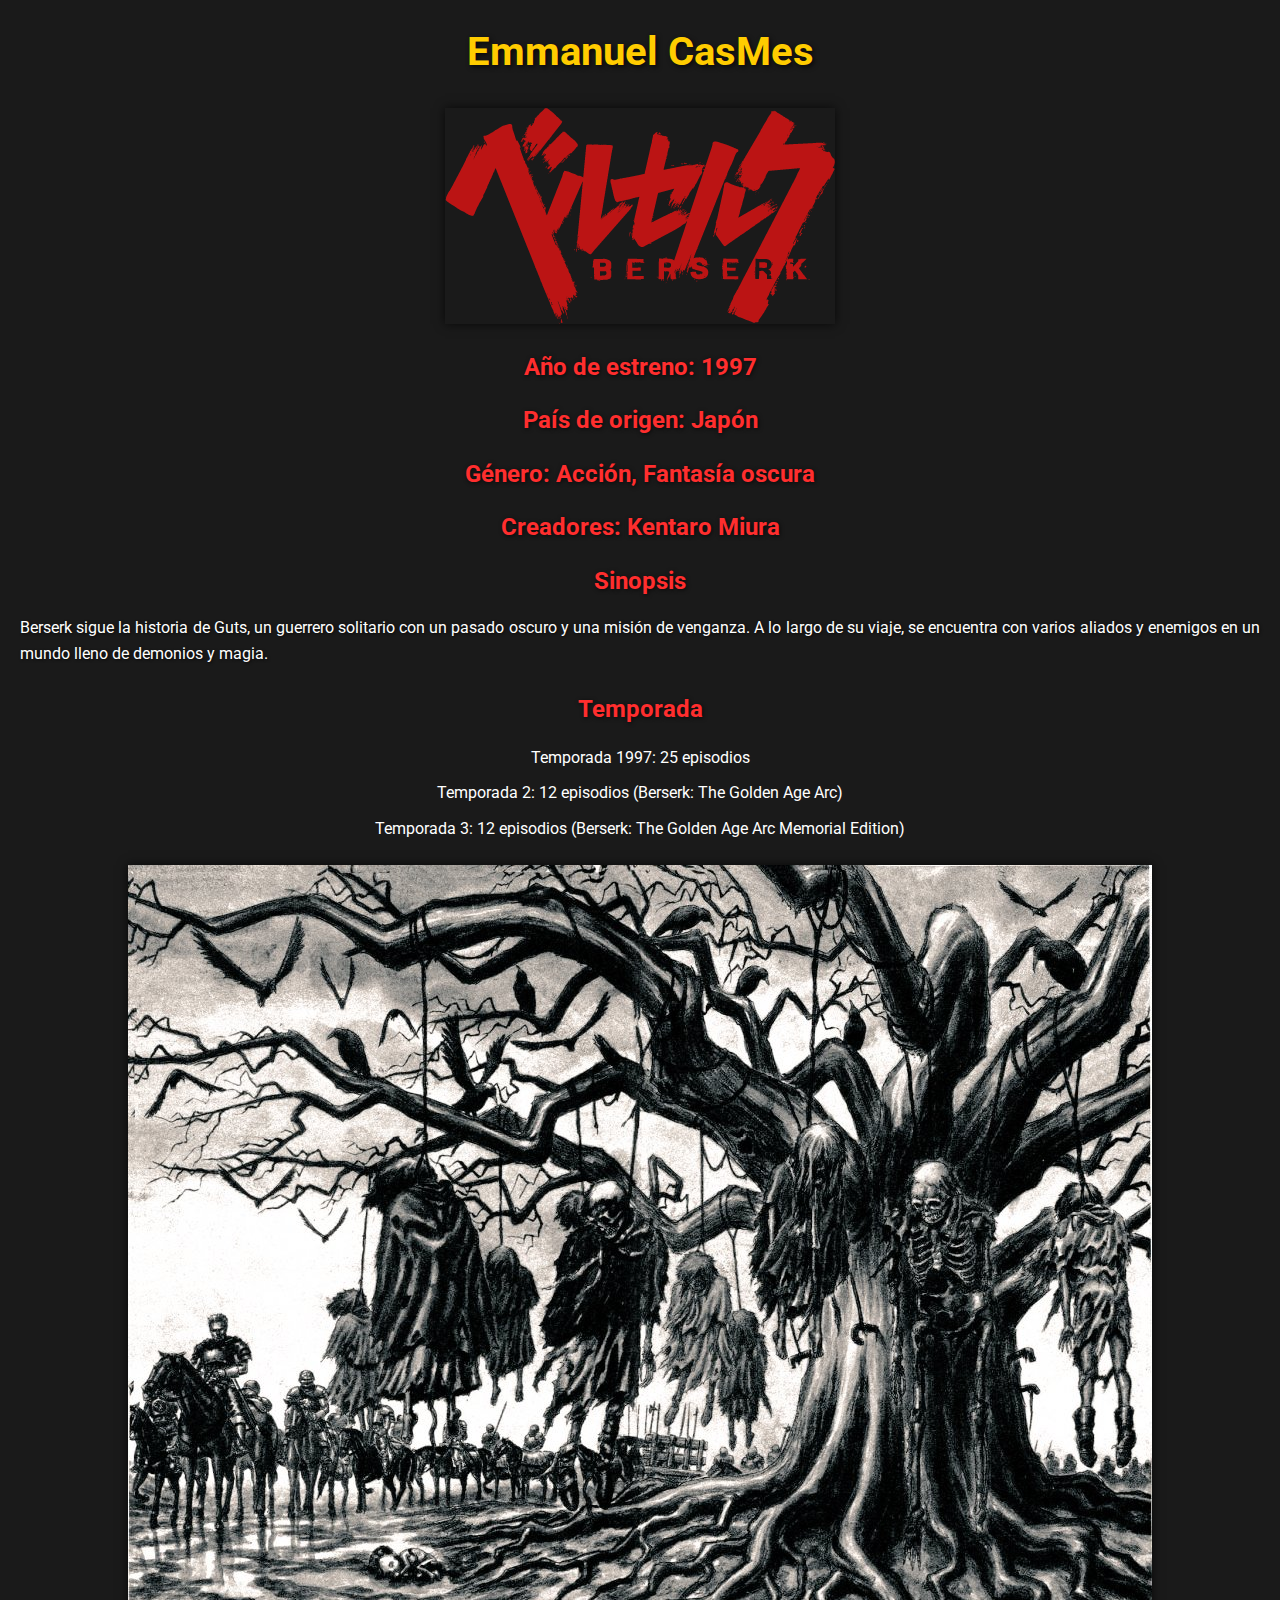
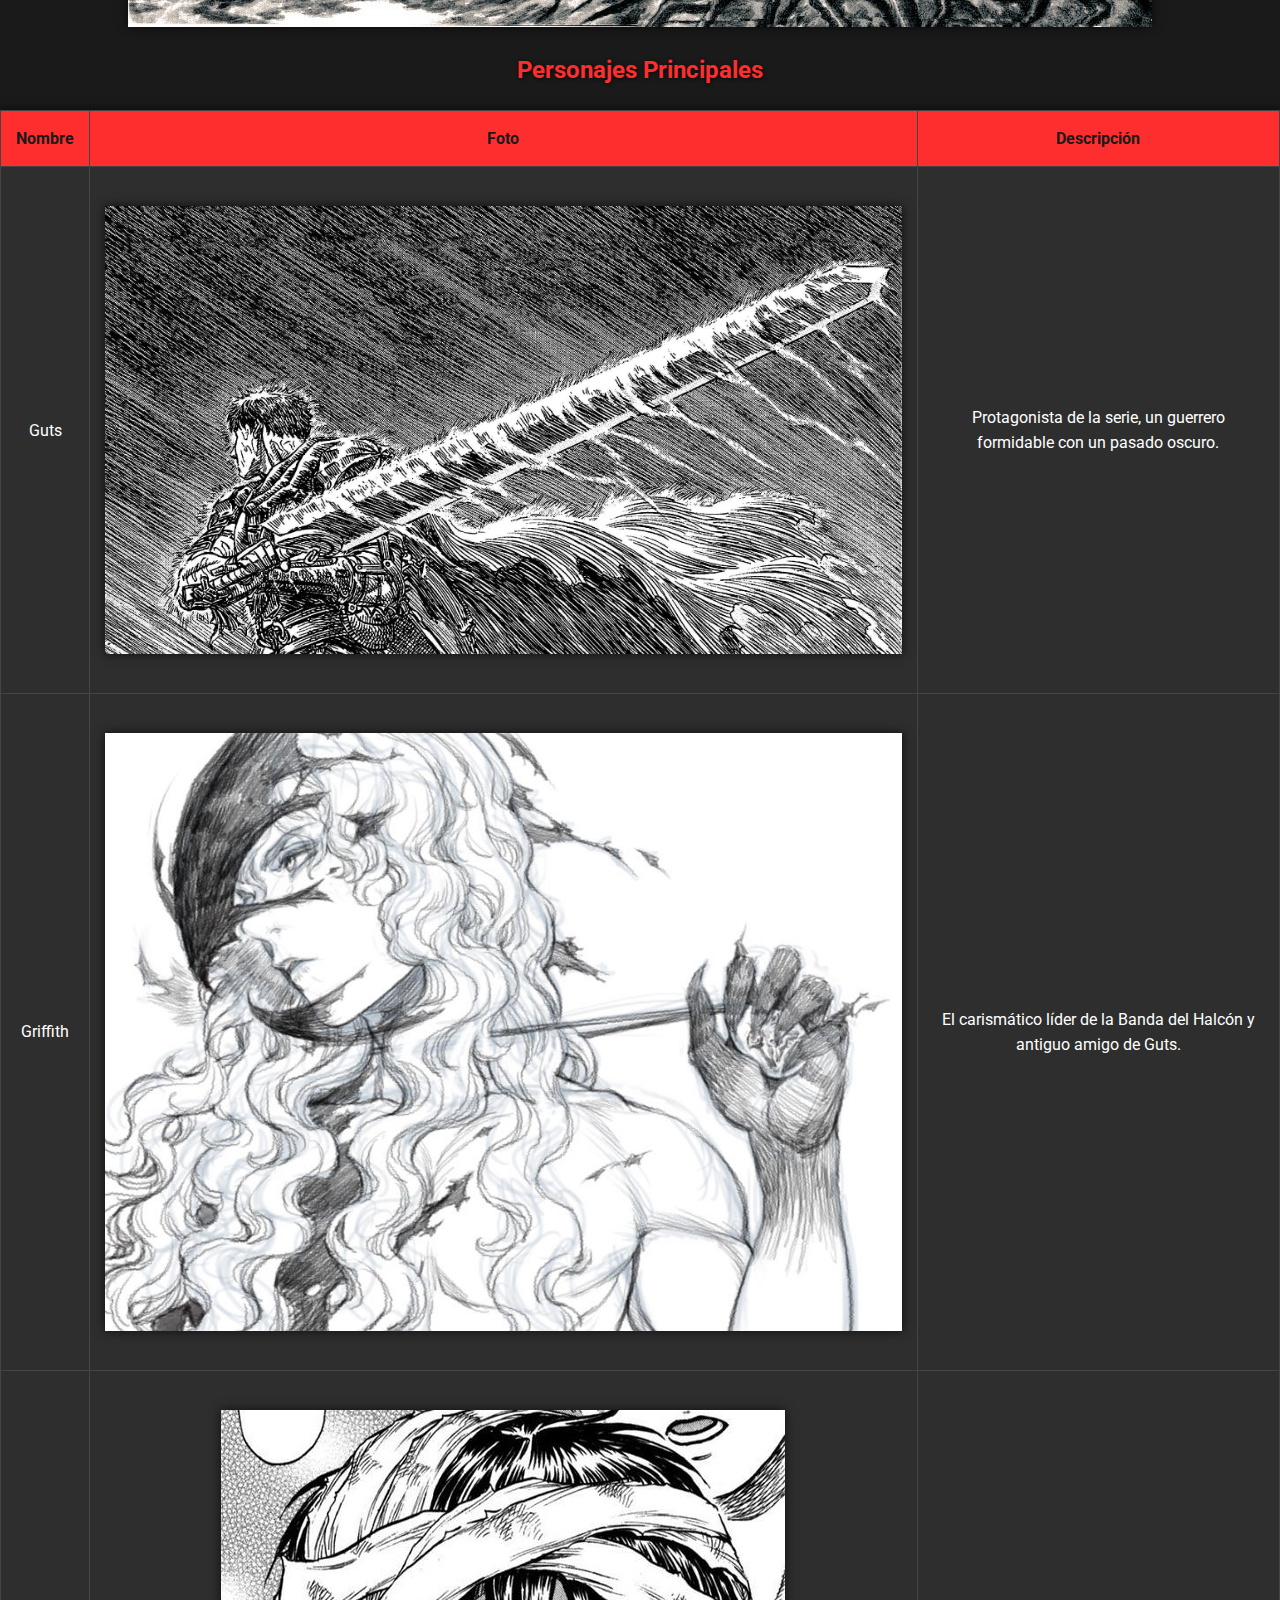
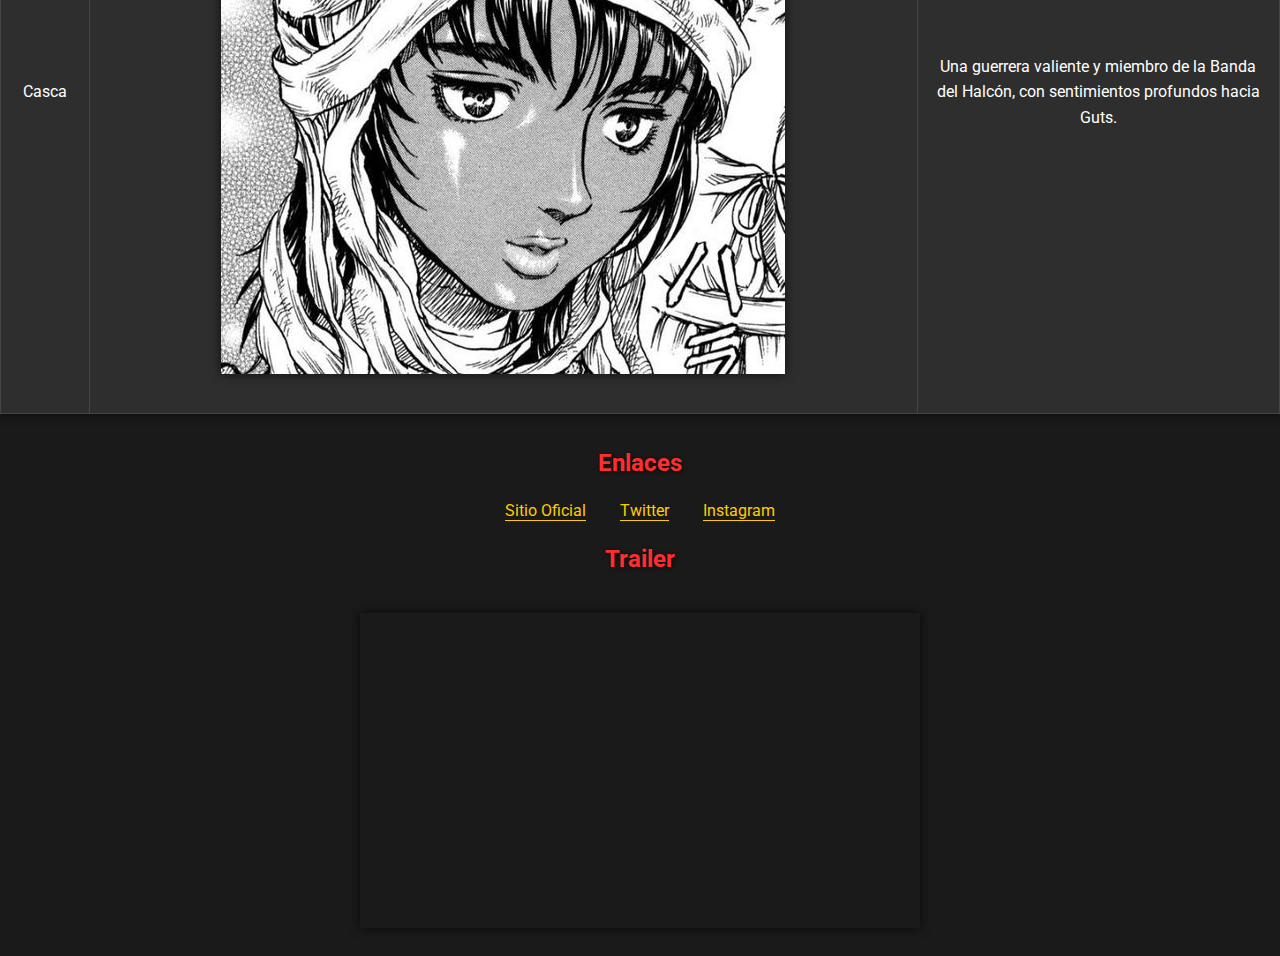
<file: docs/index.html>
<!DOCTYPE html>
<html lang="es"> <!-- Configuración de idioma en español para el contenido -->
<head>
    <!-- Título de la página, que aparece en la pestaña del navegador -->
    <title>Emmanuel Cas Mes</title> 
    
    <!-- Codificación de caracteres UTF-8 para soportar caracteres especiales en español -->
    <meta charset="UTF-8"> 

    <!-- Configuración de la etiqueta viewport para adaptar la página a diferentes dispositivos -->
    <meta name="viewport" content="width=device-width, initial-scale=1.0">

    <!-- Meta descripción para los motores de búsqueda y previsualización de enlaces en redes sociales -->
    <meta name="description" content="Berserk sigue la historia de Guts, un guerrero solitario con un pasado oscuro y una misión de venganza. A lo largo de su viaje, se encuentra con varios aliados y enemigos en un mundo lleno de demonios y magia.">

    <!-- Enlace a Google Fonts para usar la fuente "Roboto" en el diseño de la página -->
    <link href="https://fonts.googleapis.com/css2?family=Roboto:wght@400;700&display=swap" rel="stylesheet">

    <!-- Enlace a la hoja de estilos CSS para aplicar estilos personalizados -->
    <link rel="stylesheet" href="css/styles.css">

    <!-- Link hacia el favicon para mostrar un ícono en la pestaña del navegador -->
    <link rel="icon" href="imag/favicon.ico" type="image/x-icon">
</head>
<body>
    <h1>Emmanuel CasMes</h1>
    <img src="imag/Berserk_anime_logo.png" alt="Berserk_anime_logo">
    <h2>Año de estreno: 1997</h2>
    <h2>País de origen: Japón</h2>
    <h2>Género: Acción, Fantasía oscura</h2>
    <h2>Creadores: Kentaro Miura</h2>

    <h2>Sinopsis</h2>
    <p>Berserk sigue la historia de Guts, un guerrero solitario con un pasado oscuro y una misión de venganza. A lo largo de su viaje, se encuentra con varios aliados y enemigos en un mundo lleno de demonios y magia.</p>

    <h2>Temporada</h2>
    <ul>
        <li>Temporada 1997: 25 episodios</li>
        <li>Temporada 2: 12 episodios (Berserk: The Golden Age Arc)</li>
        <li>Temporada 3: 12 episodios (Berserk: The Golden Age Arc Memorial Edition)</li>
    </ul>

    <img src="imag/posterr.jpg" alt="posterr">

    <h2>Personajes Principales</h2>
    <table>
        <tr>
            <th>Nombre</th>
            <th>Foto</th>
            <th>Descripción</th>
        </tr>
        <tr>
            <td>Guts</td>
            <td><img src="imag/gutss.jpg" alt="gutss"></td>
            <td>Protagonista de la serie, un guerrero formidable con un pasado oscuro.</td>
        </tr>
        <tr>
            <td>Griffith</td>
            <td><img src="imag/griffith.jpg" alt="Griffith"></td>
            <td>El carismático líder de la Banda del Halcón y antiguo amigo de Guts.</td>
        </tr>
        <tr>
            <td>Casca</td>
            <td><img src="imag/casca.jpg" alt="Casca"></td>
            <td>Una guerrera valiente y miembro de la Banda del Halcón, con sentimientos profundos hacia Guts.</td>
        </tr>
    </table>

    <section>
      <h2>Enlaces</h2>
      <ul>
          <li><a href="https://www.facebook.com/share/g/hRvBZMwCb79MJajH/" target="_blank">Sitio Oficial</a></li>
          <li><a href="https://twitter.com/berserk" target="_blank">Twitter</a></li>
          <li><a href="https://instagram.com/berserk" target="_blank">Instagram</a></li>
      </ul>
    </section>

    <h2>Trailer</h2>
    <iframe width="560" height="315" src="https://www.youtube.com/embed/IXL5r3n862U?si=vDdTY1bApxIyQb6Y" title="YouTube video player" frameborder="0" allow="accelerometer; autoplay; clipboard-write; encrypted-media; gyroscope; picture-in-picture; web-share" referrerpolicy="strict-origin-when-cross-origin" allowfullscreen></iframe>

</body>
</html>
</file>
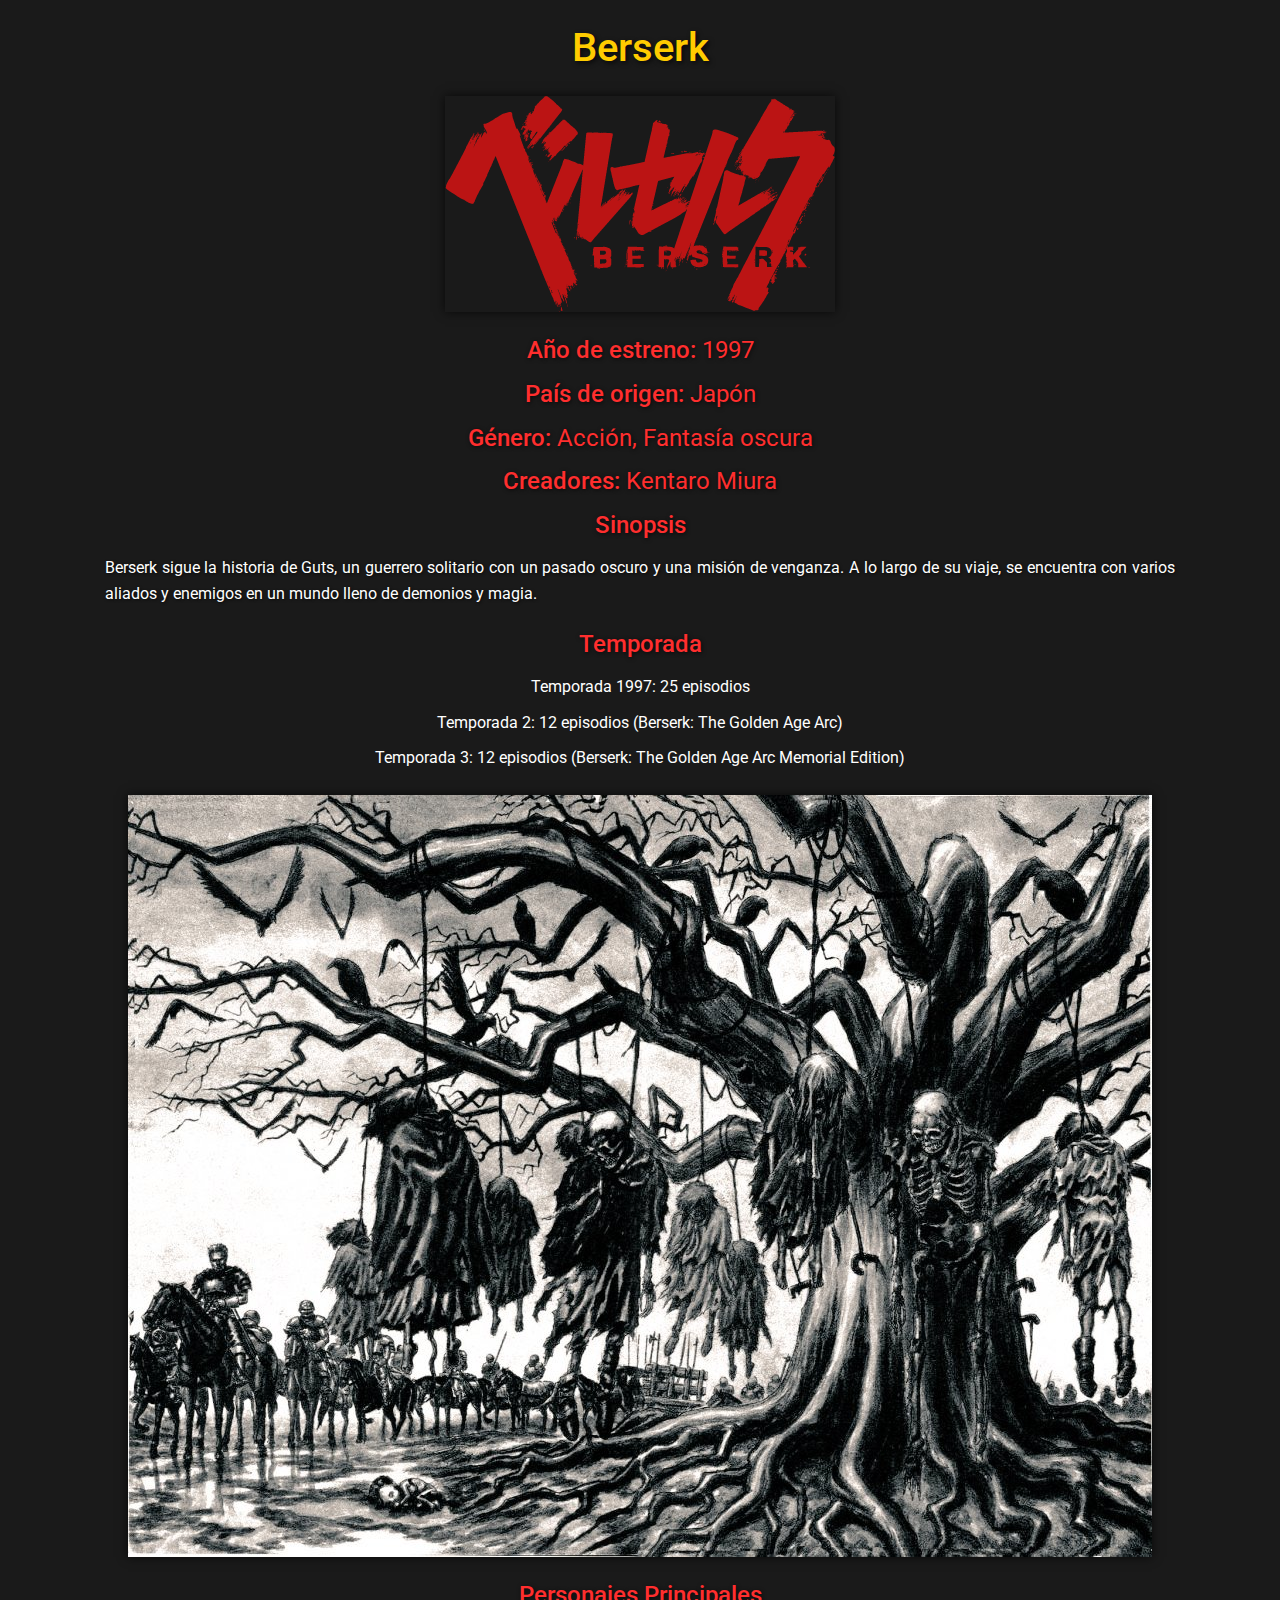
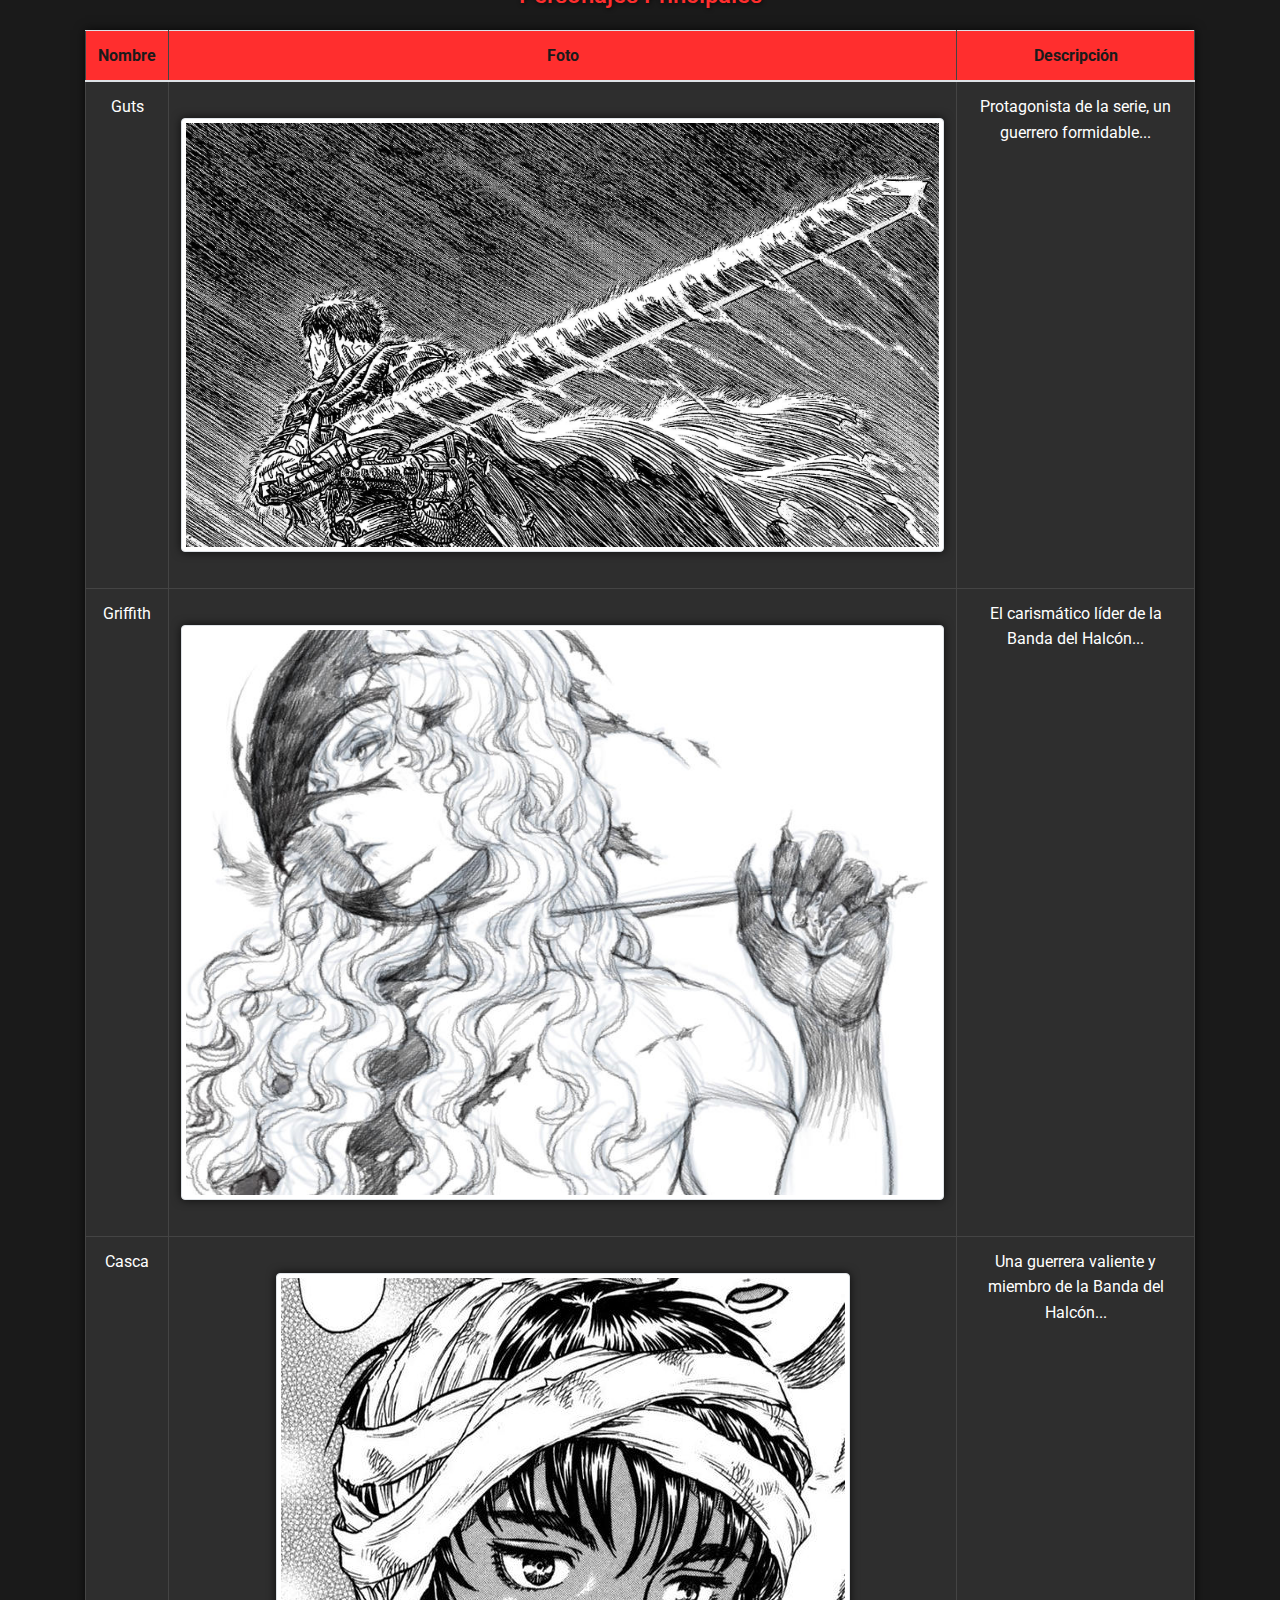
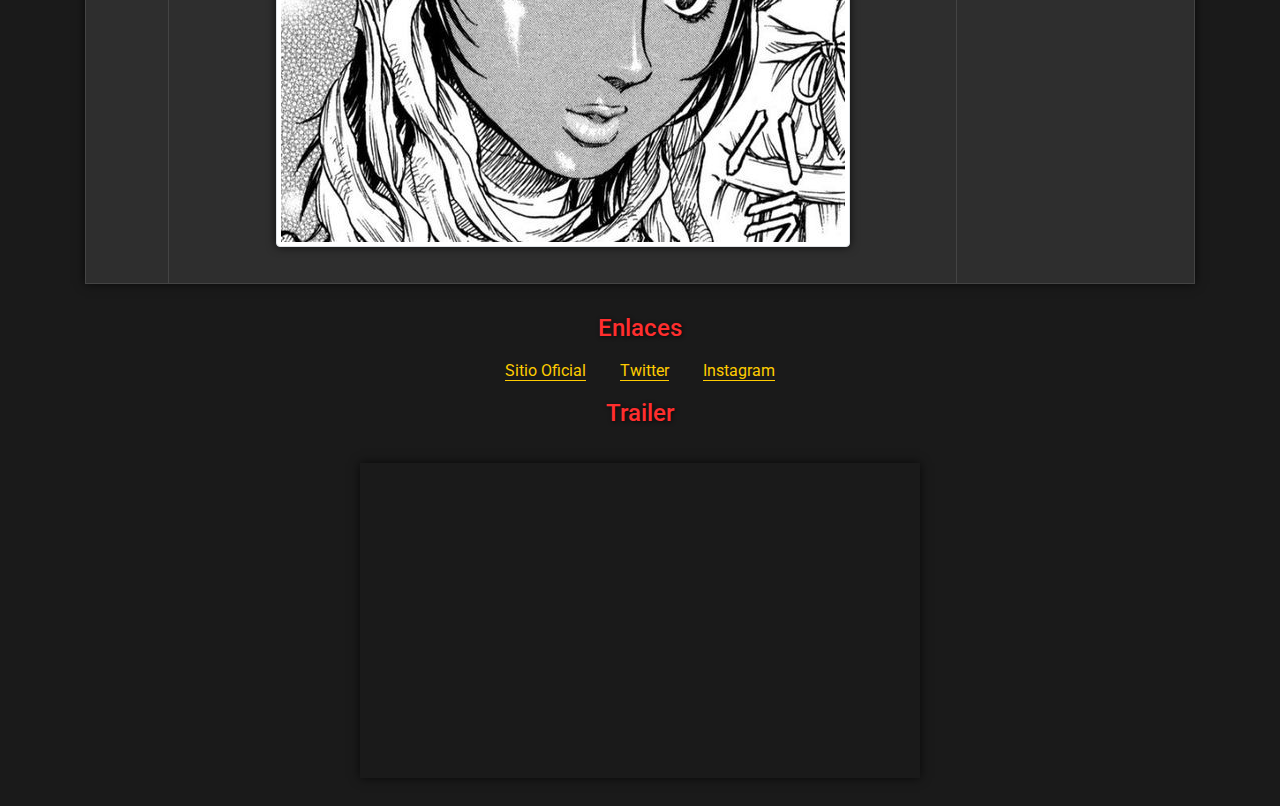
<file: docs/practica14.html>
<!DOCTYPE html> <!-- Indica que este documento es HTML5 -->
<html lang="es"> <!-- Establece el idioma del contenido como español -->
<head>
    <title>Emmanuel Cas mes</title> <!-- Título de la página que aparece en la pestaña del navegador -->
    <meta charset="UTF-8"> <!-- Define la codificación de caracteres, permitiendo caracteres especiales -->
    <meta name="viewport" content="width=device-width, initial-scale=1.0"> <!-- Configura la vista para dispositivos móviles -->
    <meta name="description" content="Berserk sigue la historia de Guts..."> <!-- Proporciona una descripción para motores de búsqueda y previsualización -->
    <link href="https://fonts.googleapis.com/css2?family=Roboto:wght@400;700&display=swap" rel="stylesheet"> <!-- Enlace a Google Fonts para usar la fuente Roboto -->
    <link rel="stylesheet" href="https://stackpath.bootstrapcdn.com/bootstrap/4.5.2/css/bootstrap.min.css"> <!-- Enlace a la hoja de estilos de Bootstrap -->
    <link rel="stylesheet" href="css/styles.css"> <!-- Enlace a tu hoja de estilos personalizada -->
    <link rel="icon" href="imag/favicon.ico" type="image/x-icon"> <!-- Enlace al favicon para mostrar un ícono en la pestaña -->
</head>
<body>

    <div class="container"> <!-- Contenedor Bootstrap que centra el contenido y aplica márgenes -->
        <h1 class="text-center mt-4">Berserk</h1> <!-- Título principal, centrado y con margen superior -->
        <img class="img-fluid" src="imag/Berserk_anime_logo.png" alt="Berserk_anime_logo"> <!-- Imagen responsiva del logo de Berserk -->

        <h2>Año de estreno: <span class="font-weight-normal">1997</span></h2> <!-- Subtítulo con año de estreno, usando un span para estilo -->
        <h2>País de origen: <span class="font-weight-normal">Japón</span></h2> <!-- Subtítulo con país de origen -->
        <h2>Género: <span class="font-weight-normal">Acción, Fantasía oscura</span></h2> <!-- Subtítulo con género de la serie -->
        <h2>Creadores: <span class="font-weight-normal">Kentaro Miura</span></h2> <!-- Subtítulo con creador de la serie -->

        <h2>Sinopsis</h2> <!-- Encabezado para la sinopsis -->
        <p>Berserk sigue la historia de Guts, un guerrero solitario con un pasado oscuro y una misión de venganza. A lo largo de su viaje, se encuentra con varios aliados y enemigos en un mundo lleno de demonios y magia. </p> <!-- Párrafo con la sinopsis de la serie -->

        <h2>Temporada</h2> <!-- Encabezado para la sección de temporadas -->
        <ul> <!-- Lista desordenada para mostrar las temporadas -->
            <li>Temporada 1997: 25 episodios</li> <!-- Elemento de lista para la primera temporada -->
            <li>Temporada 2: 12 episodios (Berserk: The Golden Age Arc)</li> <!-- Elemento de lista para la segunda temporada -->
            <li>Temporada 3: 12 episodios (Berserk: The Golden Age Arc Memorial Edition)</li> <!-- Elemento de lista para la tercera temporada -->
        </ul>

        <img class="img-fluid" src="imag/posterr.jpg" alt="posterr"> <!-- Imagen responsiva de un póster de Berserk -->

        <h2>Personajes Principales</h2> <!-- Encabezado para la sección de personajes -->
        <table class="table"> <!-- Tabla con la clase Bootstrap para un diseño limpio -->
            <thead> <!-- Encabezado de la tabla -->
                <tr>
                    <th>Nombre</th> <!-- Cabecera para el nombre del personaje -->
                    <th>Foto</th> <!-- Cabecera para la foto del personaje -->
                    <th>Descripción</th> <!-- Cabecera para la descripción del personaje -->
                </tr>
            </thead>
            <tbody> <!-- Cuerpo de la tabla donde se listan los personajes -->
                <tr>
                    <td>Guts</td> <!-- Fila para el personaje Guts -->
                    <td><img class="img-thumbnail" src="imag/gutss.jpg" alt="gutss"></td> <!-- Imagen de Guts con estilo de miniatura -->
                    <td>Protagonista de la serie, un guerrero formidable...</td> <!-- Descripción de Guts -->
                </tr>
                <tr>
                    <td>Griffith</td> <!-- Fila para el personaje Griffith -->
                    <td><img class="img-thumbnail" src="imag/griffith.jpg" alt="Griffith"></td> <!-- Imagen de Griffith -->
                    <td>El carismático líder de la Banda del Halcón...</td> <!-- Descripción de Griffith -->
                </tr>
                <tr>
                    <td>Casca</td> <!-- Fila para el personaje Casca -->
                    <td><img class="img-thumbnail" src="imag/casca.jpg" alt="Casca"></td> <!-- Imagen de Casca -->
                    <td>Una guerrera valiente y miembro de la Banda del Halcón...</td> <!-- Descripción de Casca -->
                </tr>
            </tbody>
        </table>

        <section> <!-- Sección para enlaces relacionados -->
            <h2>Enlaces</h2> <!-- Encabezado para la sección de enlaces -->
            <ul class="list-unstyled"> <!-- Lista sin estilo para enlaces -->
                <li><a href="https://www.facebook.com/share/g/hRvBZMwCb79MJajH/" target="_blank">Sitio Oficial</a></li> <!-- Enlace al sitio oficial -->
                <li><a href="https://twitter.com/berserk" target="_blank">Twitter</a></li> <!-- Enlace a Twitter -->
                <li><a href="https://instagram.com/berserk" target="_blank">Instagram</a></li> <!-- Enlace a Instagram -->
            </ul>
        </section>

        <h2>Trailer</h2> <!-- Encabezado para la sección del tráiler -->
        <iframe width="560" height="315" src="https://www.youtube.com/embed/IXL5r3n862U?si=vDdTY1bApxIyQb6Y" title="YouTube video player" frameborder="0" allow="accelerometer; autoplay; clipboard-write; encrypted-media; gyroscope; picture-in-picture; web-share" referrerpolicy="strict-origin-when-cross-origin" allowfullscreen></iframe> <!-- Reproductor de YouTube embebido para el tráiler -->
    </div>

    <script src="https://code.jquery.com/jquery-3.5.1.slim.min.js"></script> <!-- Enlace a jQuery, necesario para algunos componentes de Bootstrap -->
    <script src="https://cdn.jsdelivr.net/npm/@popperjs/core@2.9.2/dist/umd/popper.min.js"></script> <!-- Enlace a Popper.js, necesario para ciertos componentes de Bootstrap -->
    <script src="https://stackpath.bootstrapcdn.com/bootstrap/4.5.2/js/bootstrap.min.js"></script> <!-- Enlace al script de Bootstrap para añadir funcionalidad -->
</body>
</html>
</file>
<file: docs/css/styles.css>
:root {
    --primary-bg-color: #1a1a1a;
    --secondary-bg-color: #2e2e2e;
    --primary-text-color: #ffffff;
    --accent-color: #ff2e2e; /* Color para resaltar, como el rojo oscuro */
    --highlight-color: #ffcc00; /* Color para detalles dorados */
    --shadow-color: rgba(0, 0, 0, 0.7);

    /* Nuevas variables CSS para clases utilitarias */
    --border-radius-small: 5px;
    --border-radius-large: 15px;
    --transition-duration: 0.3s;
}

/* Estilo global */
body {
    /* Se definió tamaño de fuente, familia de fuente y colores */
    background-color: var(--primary-bg-color); /* Color de fondo */
    color: var(--primary-text-color); /* Color de letra */
    font-family: 'Roboto', sans-serif; /* Fuente de Google Fonts */
    font-size: 16px; /* Tamaño de letra */
    margin: 0;
    padding: 0;
    line-height: 1.6;
    text-align: center;
}

/* Encabezados */
h1 {
    color: var(--highlight-color);
    font-size: 2.5em;
    text-shadow: 2px 2px 5px var(--shadow-color);
    margin: 20px 0;
}

h2 {
    color: var(--accent-color);
    font-size: 1.5em;
    text-shadow: 1px 1px 4px var(--shadow-color);
    margin: 15px 0;
}

/* Párrafo */
p {
    color: var(--primary-text-color);
    margin: 0 20px 1.5em;
    text-align: justify;
    text-shadow: 1px 1px 3px var(--shadow-color);
}

/* Enlaces */
a {
    color: var(--highlight-color); /* Color de letra */
    text-decoration: none;
    border-bottom: 1px solid var(--highlight-color);
}

a:hover {
    color: var(--accent-color); /* Color de letra en estado hover */
    border-bottom: 1px solid var(--accent-color);
    text-shadow: 1px 1px 4px var(--shadow-color);
}

/* Listas */
ul {
    list-style-type: none;
    padding: 0;
}

ul li {
    margin: 10px 0;
}

/* Imagen y iframe */
img {
    max-width: 100%; /* Imagen responsiva */
    height: auto;
    display: block;
    margin: 1.5em auto;
    box-shadow: 0px 0px 10px var(--shadow-color);
}

iframe {
    max-width: 100%; /* Iframe responsivo */
    margin: 20px 0;
    box-shadow: 0px 0px 10px var(--shadow-color);
}

/* Tabla */
table {
    width: 100%; /* Tabla adaptativa */
    border-collapse: collapse;
    margin: 20px auto;
    background-color: var(--secondary-bg-color);
    box-shadow: 0px 0px 10px var(--shadow-color);
}

th, td {
    padding: 15px;
    border: 1px solid #444;
    color: var(--primary-text-color);
    text-align: center;
}

th {
    background-color: var(--accent-color);
    color: var(--primary-bg-color);
}

/* Sección de enlaces */
section h2 {
    margin-top: 30px;
}

section ul li {
    display: inline;
    margin: 0 15px;
}

/* Clases utilitarias */
.border-radius-small {
    border-radius: var(--border-radius-small); /* Aplicación de variable */
}

.border-radius-large {
    border-radius: var(--border-radius-large); /* Aplicación de variable */
}

.margin-small {
    margin: 5px;
}

.margin-large {
    margin: 20px;
}

.padding-small {
    padding: 5px;
}

.padding-large {
    padding: 20px;
}

.text-center {
    text-align: center;
}

.text-uppercase {
    text-transform: uppercase;
}

.text-bold {
    font-weight: bold;
}

.transition {
    transition: all var(--transition-duration) ease; /* Aplicación de variable */
}

/* Responsive */
@media (max-width: 768px) {
    h1 {
        font-size: 2em;
    }

    h2 {
        font-size: 1.3em;
    }
}
</file>
